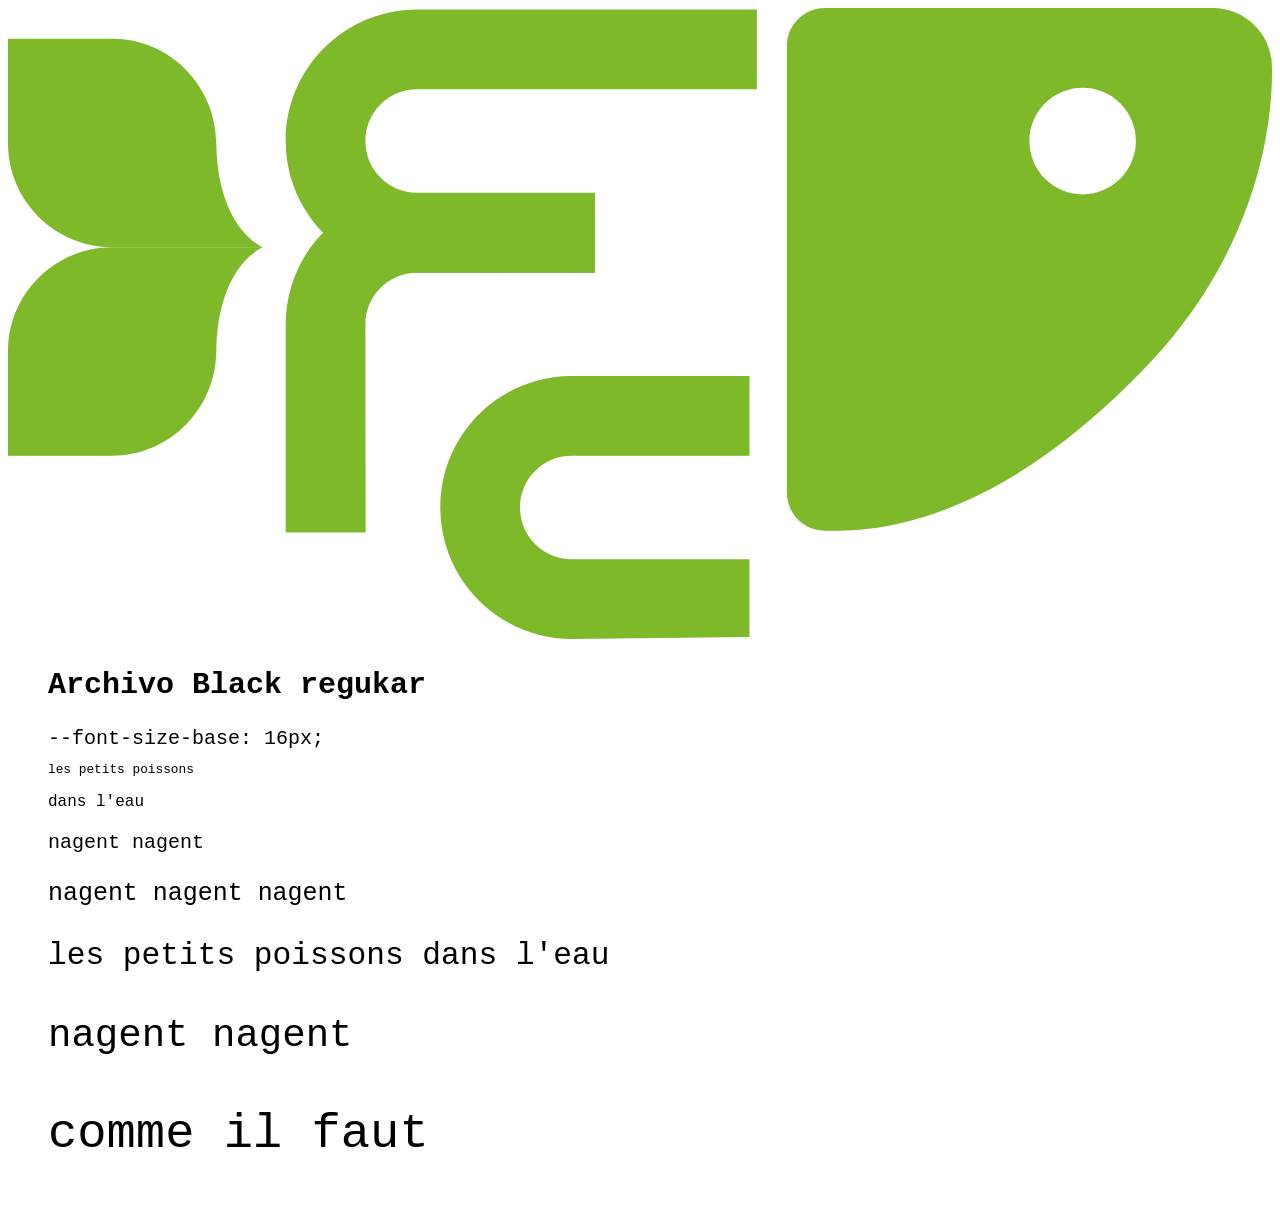
<file: index.html>
<!DOCTYPE html>
<html lang="fr">
<head>
	<meta charset="UTF-8">
	<meta name="viewport" content="width=device-width, initial-scale=1.0">
	<title>Fish and chips NP</title>
	<link rel="stylesheet" href="style.css">
</head>
<body>
	<img src="logo .svg" alt="logo fish'n'chips">
	<!-- <h1> mon fish and chips chie sur le capitalisme, le patriarcat et la méritocratie</h1> -->

	<article>
	<h2> Archivo Black regukar	</h2>
  	--font-size-base: 16px;

  	<p style="font-size: var(--font-size-S       ) "> les petits poissons </p>
  	<p style="font-size: var(--font-size-M       ) "> dans l'eau </p>
  	<p style="font-size: var(--font-size-L       ) "> nagent nagent  </p>
  	<p style="font-size: var(--font-size-XL      ) "> nagent nagent nagent  </p>
  	<p style="font-size: var(--font-size-XXl     ) "> les petits poissons dans l'eau </p> 
  	<p style="font-size: var(--font-size-XXXL    ) "> nagent nagent </p> 
  	<p style="font-size: var(--font-size-XXXXL   ) "> comme il faut</p> 

	</article>
</body>
</html>
</file>
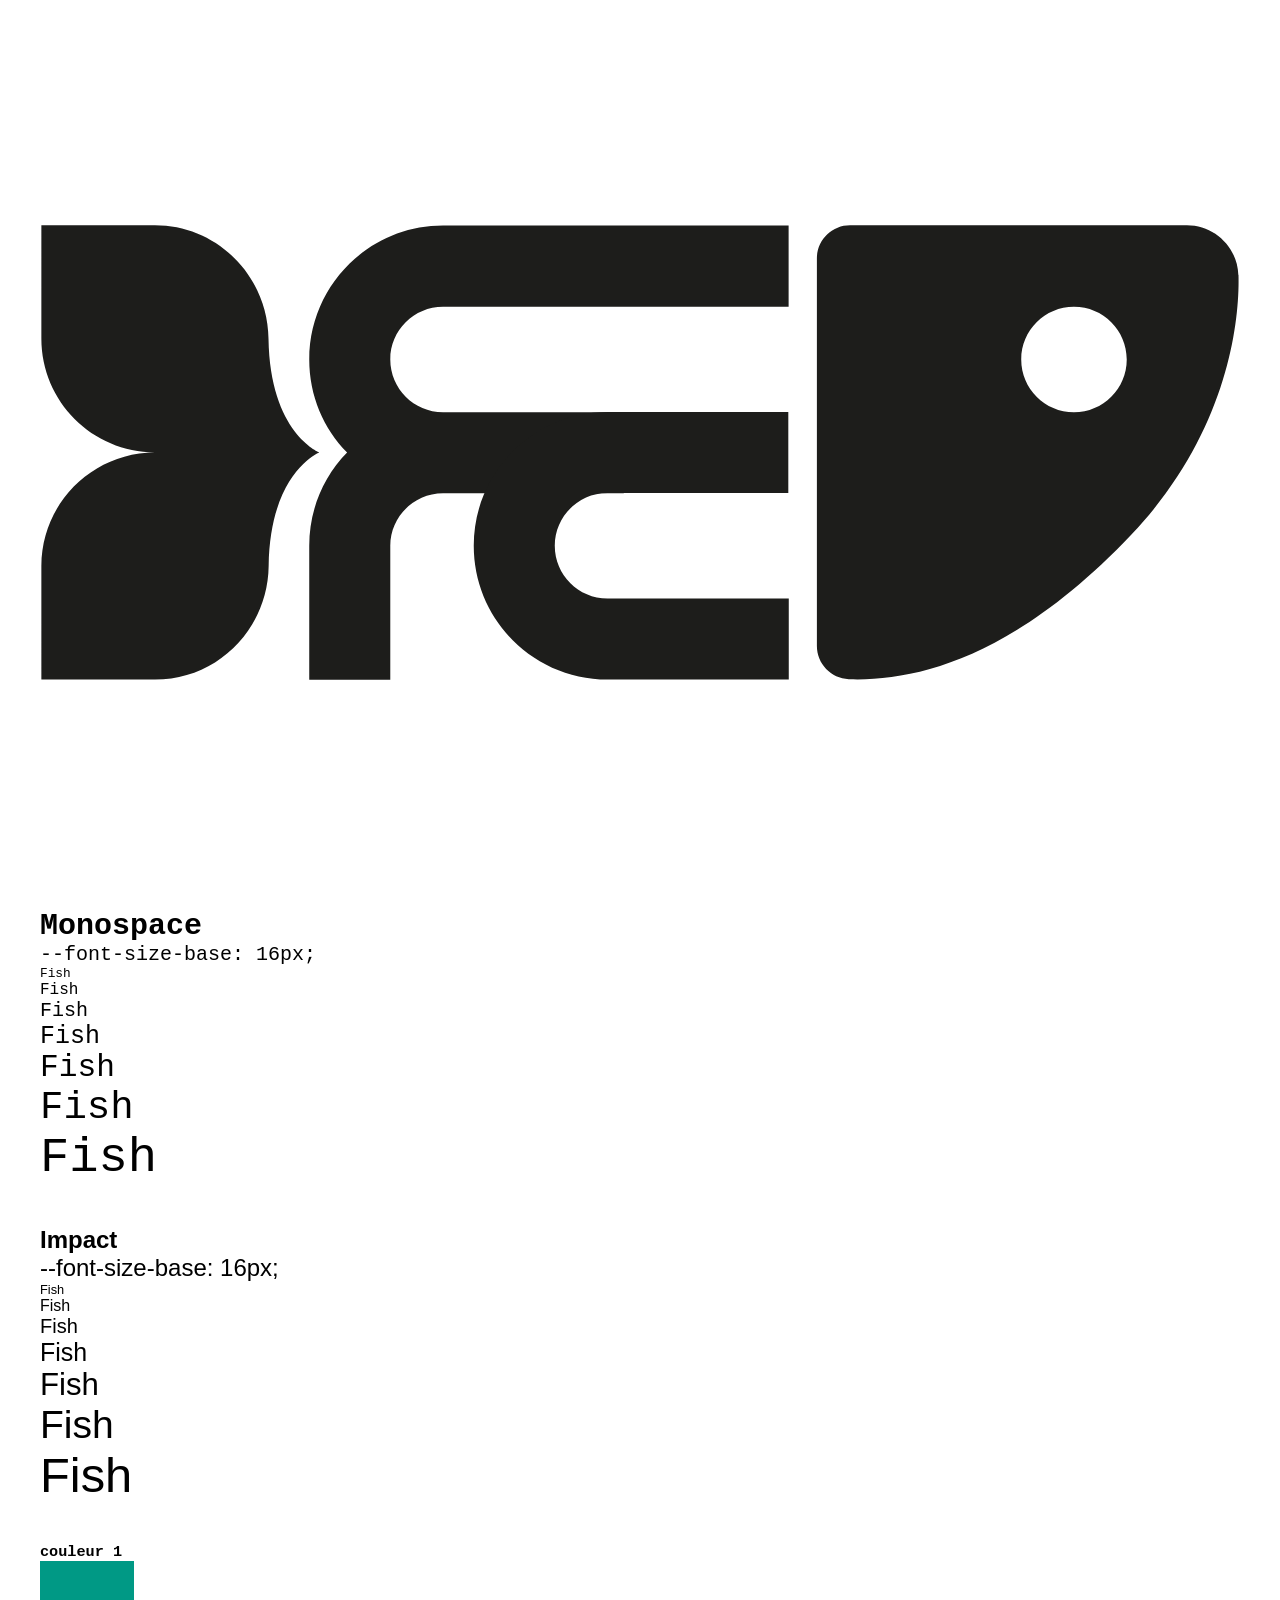
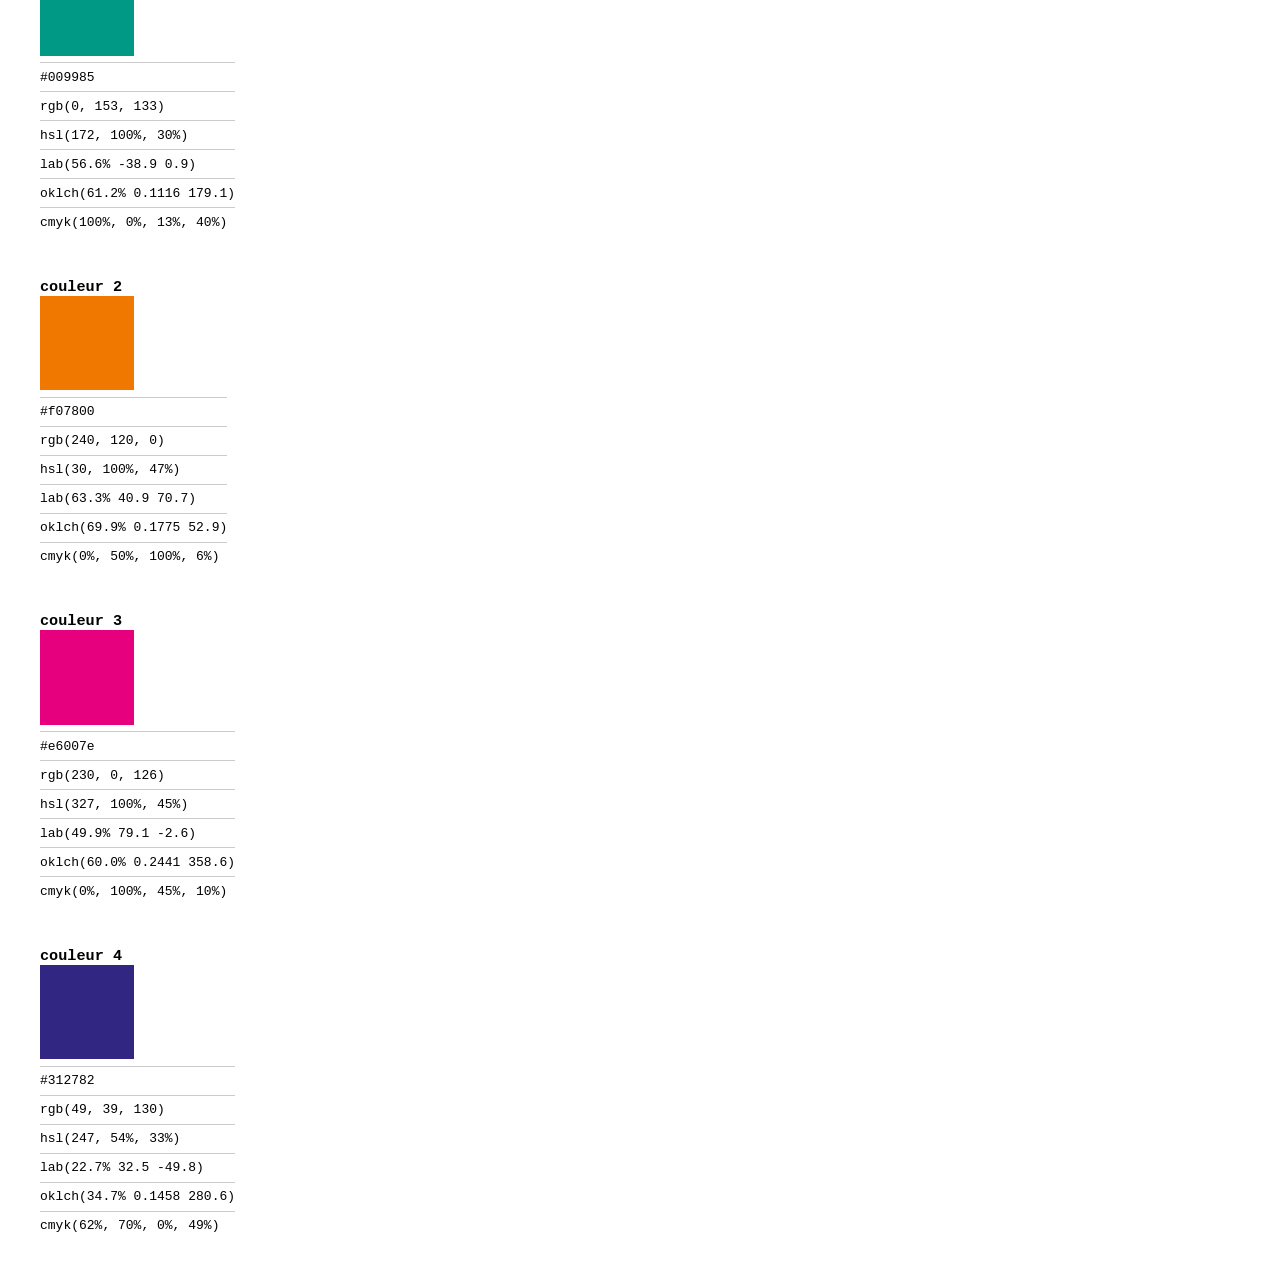
<file: index copie.html>
<!DOCTYPE html>
<html lang="en">
<head>
	<meta charset="UTF-8">
	<meta name="viewport" content="width=device-width, initial-scale=1.0">
	<title>Document</title>
	<link rel="stylesheet" href="style.css">
	<style>
		* { margin: 0; }
		body{ font-family: monospace; }

		:root {
			--fiesta: #F1357F;
			--cyan: #357AF1;
		}

		.color{
			margin: 2rem;
			padding: 0.5rem;
			width: max-content;
		}
		.swatch{
			width: 2.5cm;
			aspect-ratio: 1;
		}

		.label {
			font-family: monospace;
			padding-top: 0.5em;
			margin-top: 0.5em;
			border-top: 1px solid #CCC; 
		}

		
	</style>
	<script src="swatches.js" defer></script>
</head>
<body>

<script src="swatches.js"></script>





<body>
	<img src="FISHNCHIPSLOGO.svg" alt="logo fish'n'chips">
	<!-- <h1> regardez il est trop beau mon logo en plus </h1> -->

<article>
	<h2> Monospace </h2>
  	--font-size-base: 16px;

  	<p style="font-size: var(--font-size-S       ) "> Fish </p>
  	<p style="font-size: var(--font-size-M       ) "> Fish </p>
  	<p style="font-size: var(--font-size-L       ) "> Fish </p>
  	<p style="font-size: var(--font-size-XL      ) "> Fish </p>
  	<p style="font-size: var(--font-size-XXl     ) "> Fish </p> 
  	<p style="font-size: var(--font-size-XXXL    ) "> Fish </p> 
  	<p style="font-size: var(--font-size-XXXXL   ) "> Fish </p> 

</article>


 <section>
	<h4> Impact </h4>
  	--font-size-base: 16px;
  	<p style="font-size: var(--font-size-S       ) "> Fish </p>
  	<p style="font-size: var(--font-size-M       ) "> Fish </p>
  	<p style="font-size: var(--font-size-L       ) "> Fish </p>
  	<p style="font-size: var(--font-size-XL      ) "> Fish </p>
  	<p style="font-size: var(--font-size-XXl     ) "> Fish </p> 
  	<p style="font-size: var(--font-size-XXXL    ) "> Fish </p> 
  	<p style="font-size: var(--font-size-XXXXL   ) "> Fish </p> 
 </section>

</body>


	
<div class="color">
	<h3>couleur 1</h3>
	<div class="swatch" style="background: var(--couleur1);"></div>
	<p class="label" data-color-format="hex"></p>
	<p class="label" data-color-format="rgb"></p>
	<p class="label" data-color-format="hsl"></p>
	<p class="label" data-color-format="lab"></p>
	<p class="label" data-color-format="oklch"></p>
	<p class="label" data-color-format="cmyk"></p>
</div>

<div class="color">
	<h3>couleur 2</h3>
		<div class="swatch" style="background: var(--couleur2);"></div>
	<p><small></small></p>
	<p class="label" data-color-source="swatch" data-color-property="background-color" data-color-format="hex">–</p>
	<p class="label" data-color-source="swatch" data-color-property="background-color" data-color-format="rgb">–</p>
	<p class="label" data-color-source="swatch" data-color-property="background-color" data-color-format="hsl">–</p>
	<p class="label" data-color-source="swatch" data-color-property="background-color" data-color-format="lab">–</p>
	<p class="label" data-color-source="swatch" data-color-property="background-color" data-color-format="oklch">–</p>
	<p class="label" data-color-source="swatch" data-color-property="background-color" data-color-format="cmyk">–</p>
</div>

<div class="color">
	<h3>couleur 3</h3>
		<div class="swatch" style="background: var(--couleur3);"></div>
	<p><small></small></p>
	<p class="label" data-color-source="swatch" data-color-property="background-color" data-color-format="hex">–</p>
	<p class="label" data-color-source="swatch" data-color-property="background-color" data-color-format="rgb">–</p>
	<p class="label" data-color-source="swatch" data-color-property="background-color" data-color-format="hsl">–</p>
	<p class="label" data-color-source="swatch" data-color-property="background-color" data-color-format="lab">–</p>
	<p class="label" data-color-source="swatch" data-color-property="background-color" data-color-format="oklch">–</p>
	<p class="label" data-color-source="swatch" data-color-property="background-color" data-color-format="cmyk">–</p>
</div>

<div class="color">
	<h3>couleur 4</h3>
		<div class="swatch" style="background: var(--couleur4);"></div>
	<p><small></small></p>
	<p class="label" data-color-source="swatch" data-color-property="background-color" data-color-format="hex">–</p>
	<p class="label" data-color-source="swatch" data-color-property="background-color" data-color-format="rgb">–</p>
	<p class="label" data-color-source="swatch" data-color-property="background-color" data-color-format="hsl">–</p>
	<p class="label" data-color-source="swatch" data-color-property="background-color" data-color-format="lab">–</p>
	<p class="label" data-color-source="swatch" data-color-property="background-color" data-color-format="oklch">–</p>
	<p class="label" data-color-source="swatch" data-color-property="background-color" data-color-format="cmyk">–</p>
</div>
</div>
</body>

</html>
</file>
<file: style.css>
/* COULEUR */
:root { 
	--couleur1: hsl(172,100%,30%);
	--couleur2: hsl(30, 100%, 47%);
	--couleur3: hsl(327, 100%, 45%);
  --couleur4: hsl(247, 54%, 33%);
}
body {
	font-family: system-ui;
}
/* FONT SCALE */
:root {
  /* Typography Scale */
  --font-size-base: 16px;
  --font-size-XS: 0.64rem; /* 10.24px */
  --font-size-S: 0.80rem; /* 12.8px */
  --font-size-M: 1.00rem; /* 16px */
  --font-size-L: 1.25rem; /* 20px */
  --font-size-XL: 1.56rem; /* 25px */
  --font-size-XXl: 1.95rem; /* 31.25px */
  --font-size-XXXL: 2.44rem; /* 39.06px */
  --font-size-XXXXL: 3.05rem; /* 48.83px */
}

h1 {
	font-size: 8vw;
}

article {
  font-size: x-large;
  margin-left: 2.5rem;
  font-family: monospace;
}

section {
  font-size:x-large;
  margin-top: 2.5rem;
  margin-left: 2.5rem;
  font-family: Impact, Haettenschweiler, 'Arial Narrow Bold', sans-serif;
}
</file>
